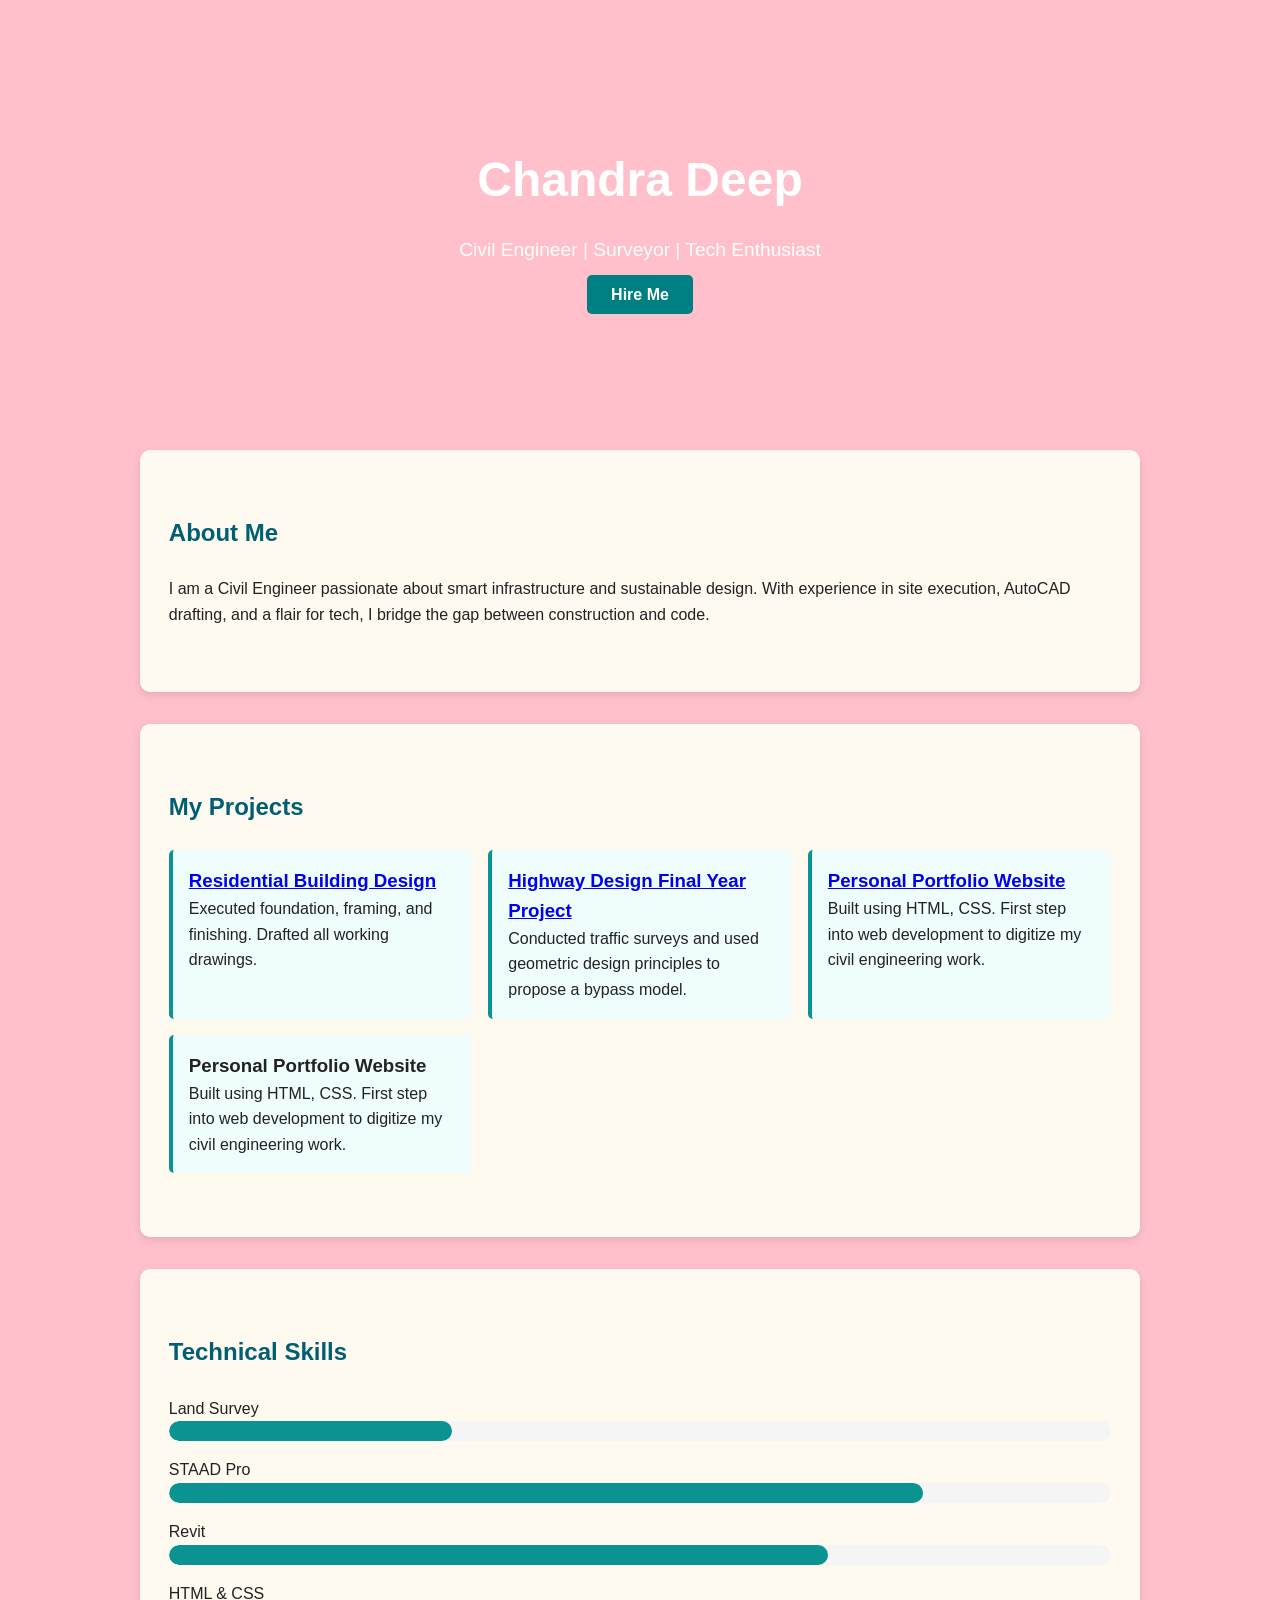
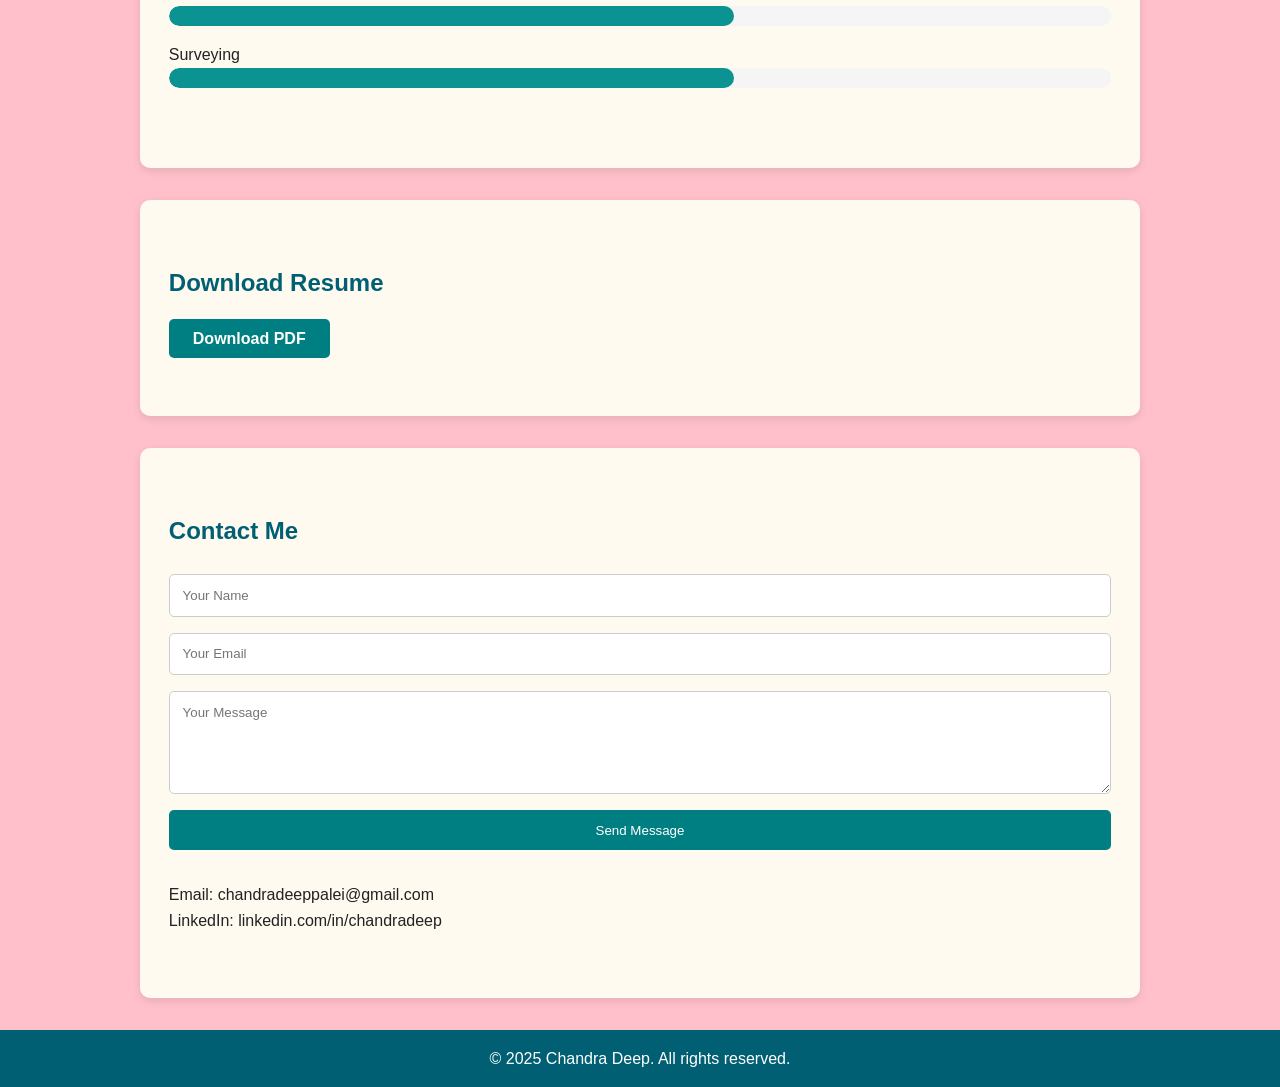
<file: Index.html>
<!DOCTYPE html>
<html lang="en">
<head>
  <meta charset="UTF-8" />
  <meta name="viewport" content="width=device-width, initial-scale=1.0"/>
  <title>Chandra Deep | Civil Engineer</title>
    <!-- AOS CSS -->
<link rel="stylesheet" href="https://unpkg.com/aos@2.3.1/dist/aos.css" />
  <link rel="stylesheet" href="style.css" />
</head>
<body>
  <header class="hero">
    <div class="hero-text">
      <h1>Chandra Deep</h1>
      <p>Civil Engineer | Surveyor | Tech Enthusiast</p>
      <a href="mail" class="btn">Hire Me</a>
    </div>
  </header>

  <section id="about" class="section">
    <h2>About Me</h2>
    <p>I am a Civil Engineer passionate about smart infrastructure and sustainable design. With experience in site execution, AutoCAD drafting, and a flair for tech, I bridge the gap between construction and code.</p>
  </section>

  <section id="projects" class="section">
    <h2>My Projects</h2>
    <div class="project-grid">
      <div class="card">
        <a href="/project_1.html"><h3>Residential Building Design</h3></a>
        <p>Executed foundation, framing, and finishing. Drafted all working drawings.</p>
      </div>
      <div class="card">
        <a href="/project_2.html"><h3>Highway Design Final Year Project</h3></a>
        <p>Conducted traffic surveys and used geometric design principles to propose a bypass model.</p>
      </div>
      <div class="card">
        <a href="/portfolio.html"><h3>Personal Portfolio Website</h3></a>
        <p>Built using HTML, CSS. First step into web development to digitize my civil engineering work.</p>
      </div>
      <div class="card">
        <h3>Personal Portfolio Website</h3>
        <p>Built using HTML, CSS. First step into web development to digitize my civil engineering work.</p>
      </div>
    </div>
  </section>
  
  <section id="skills" class="section">
    <h2>Technical Skills</h2>
    <div class="skills">
      <div class="skill">
        <label>Land Survey</label>
        <div class="bar"><div style="width: 30%"></div></div>
      </div>
      <div class="skill">
        <label>STAAD Pro</label>
        <div class="bar"><div style="width: 80%"></div></div>
      </div>
      <div class="skill">
        <label>Revit</label>
        <div class="bar"><div style="width: 70%"></div></div>
      </div>
      <div class="skill">
        <label>HTML & CSS</label>
        <div class="bar"><div style="width: 60%"></div></div>
      </div>
      <div class="skill">
        <label>Surveying</label>
        <div class="bar"><div style="width: 60%"></div></div>
      </div>
    </div>
  </section>

  <section id="resume" class="section">
    <h2>Download Resume</h2>
    <a href="Chandra Deep resume.pdf" download class="btn">Download PDF</a>
  </section>

  <section id="contact" class="section">
    <h2>Contact Me</h2>
    <form class="contact-form">
      <input type="text" placeholder="Your Name" required />
      <input type="email" placeholder="Your Email" required />
      <textarea rows="5" placeholder="Your Message" required></textarea>
      <button type="submit">Send Message</button>
    </form>
    <p>Email: chandradeeppalei@gmail.com</p>
    <p>LinkedIn: linkedin.com/in/chandradeep</p>
  </section>

  <footer>
    <p>&copy; 2025 Chandra Deep. All rights reserved.</p>
  </footer>
  <!-- AOS JS -->
<script src="https://unpkg.com/aos@2.3.1/dist/aos.js"></script>
<script>
  AOS.init({
    duration: 1000, // animation duration in ms
    offset: 120,    // offset (in px) from original trigger point
    once: true      // animation only once on scroll
  });
</script>
</body>
</html>
</file>
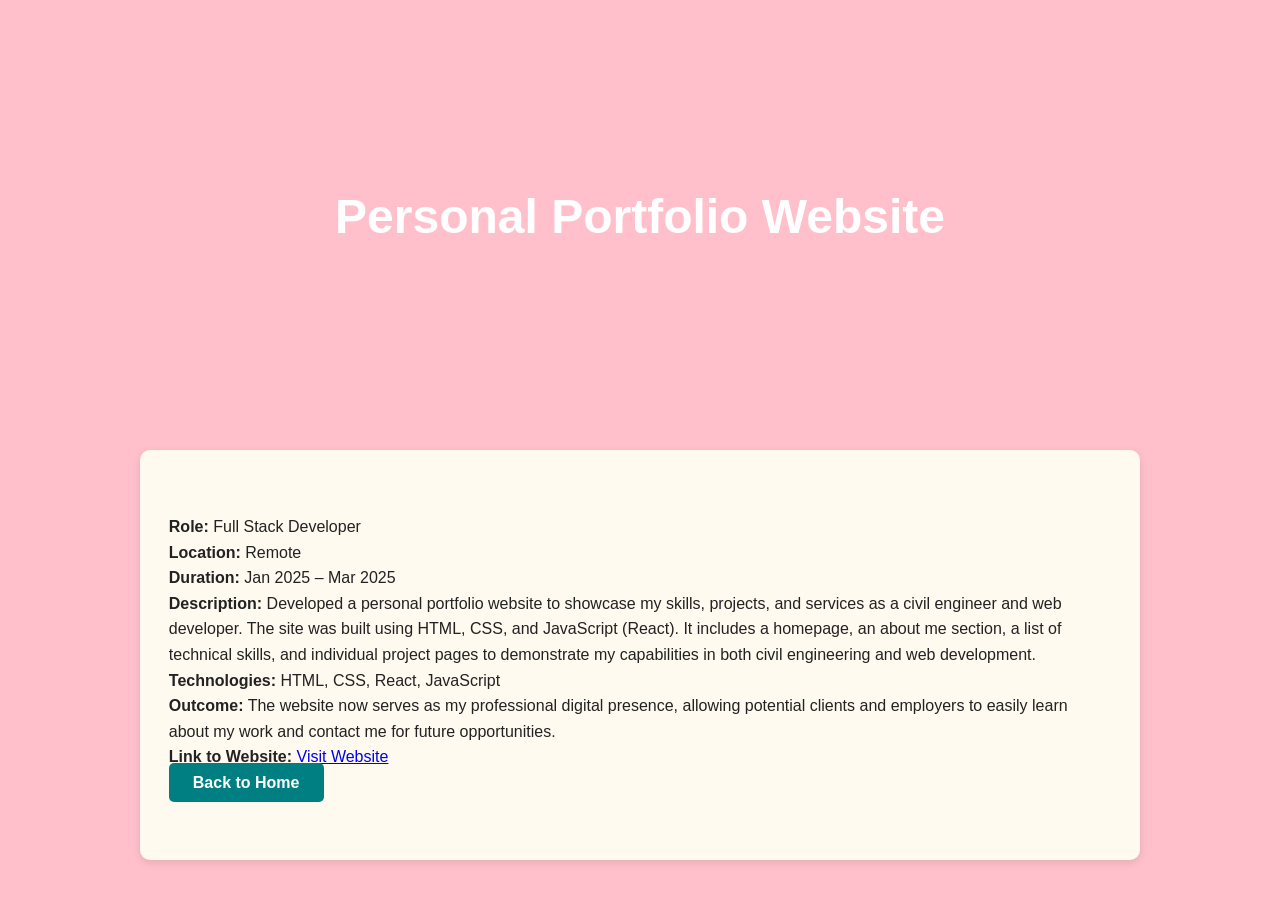
<file: portfolio.html>
<!DOCTYPE html>
<html lang="en">
<head>
  <meta charset="UTF-8" />
  <title>Personal Portfolio Website</title>
  <link rel="stylesheet" href="style.css" />
</head>
<body>
   <header class="hero_portfolio">
   <div class="hero-text">
     <h1>Personal Portfolio Website</h1>
     <p></p>
   </div>
 </header>
 
  <div class="section">
    
    <p><strong>Role:</strong> Full Stack Developer</p>
    <p><strong>Location:</strong> Remote</p>
    <p><strong>Duration:</strong> Jan 2025 – Mar 2025</p>
    <p><strong>Description:</strong> Developed a personal portfolio website to showcase my skills, projects, and services as a civil engineer and web developer. The site was built using HTML, CSS, and JavaScript (React). It includes a homepage, an about me section, a list of technical skills, and individual project pages to demonstrate my capabilities in both civil engineering and web development.</p>
    <p><strong>Technologies:</strong> HTML, CSS, React, JavaScript</p>
    <p><strong>Outcome:</strong> The website now serves as my professional digital presence, allowing potential clients and employers to easily learn about my work and contact me for future opportunities.</p>
    <p><strong>Link to Website:</strong> <a href="https://yourwebsite.com" target="_blank">Visit Website</a></p>
    <a href="index.html" class="btn">Back to Home</a>
  </div>
</body>
</html
</file>
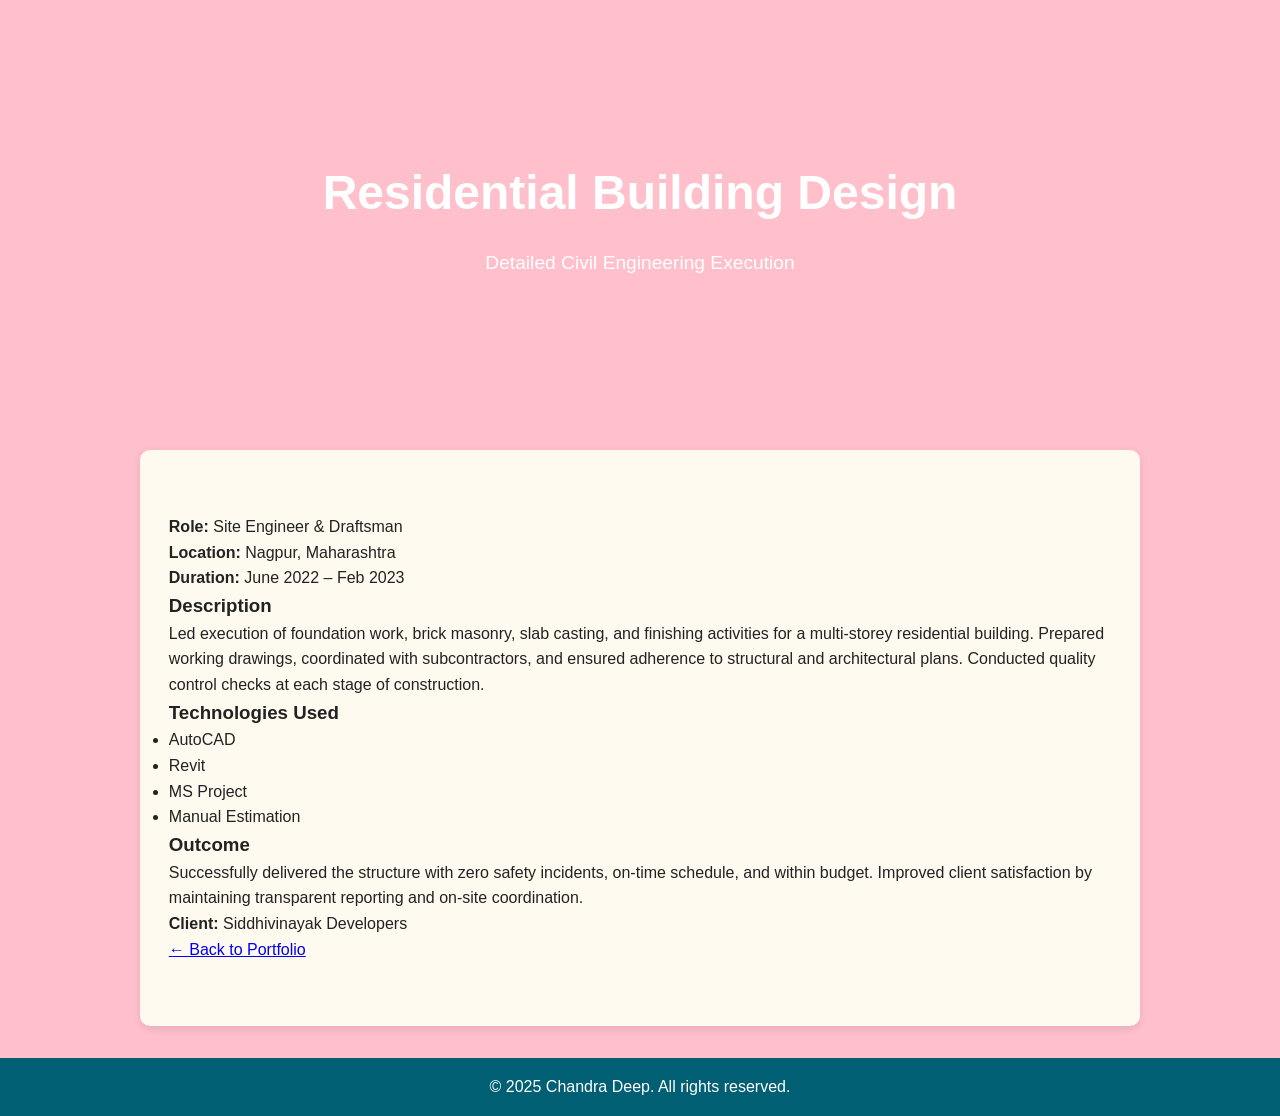
<file: project_1.html>
<!DOCTYPE html>
<html lang="en">
<head>
  <meta charset="UTF-8" />
  <title>Residential Building Design | Chandra Deep</title>
  <meta name="viewport" content="width=device-width, initial-scale=1.0"/>
  <link rel="stylesheet" href="style.css" />
</head>
<body>
  <header class="hero_building">
    <div class="hero-text">
      <h1>Residential Building Design</h1>
      <p>Detailed Civil Engineering Execution</p>
    </div>
  </header>

  <section class="section">
    <p><strong>Role:</strong> Site Engineer & Draftsman</p>
    <p><strong>Location:</strong> Nagpur, Maharashtra</p>
    <p><strong>Duration:</strong> June 2022 – Feb 2023</p>

    <h3>Description</h3>
    <p>Led execution of foundation work, brick masonry, slab casting, and finishing activities for a multi-storey residential building. Prepared working drawings, coordinated with subcontractors, and ensured adherence to structural and architectural plans. Conducted quality control checks at each stage of construction.</p>

    <h3>Technologies Used</h3>
    <ul>
      <li>AutoCAD</li>
      <li>Revit</li>
      <li>MS Project</li>
      <li>Manual Estimation</li>
    </ul>

    <h3>Outcome</h3>
    <p>Successfully delivered the structure with zero safety incidents, on-time schedule, and within budget. Improved client satisfaction by maintaining transparent reporting and on-site coordination.</p>

    <p><strong>Client:</strong> Siddhivinayak Developers</p>

    <a href="index.html" class="btn-back">← Back to Portfolio</a>
  </section>

  <footer>
    <p>&copy; 2025 Chandra Deep. All rights reserved.</p>
  </footer>
</body>
</html
</file>
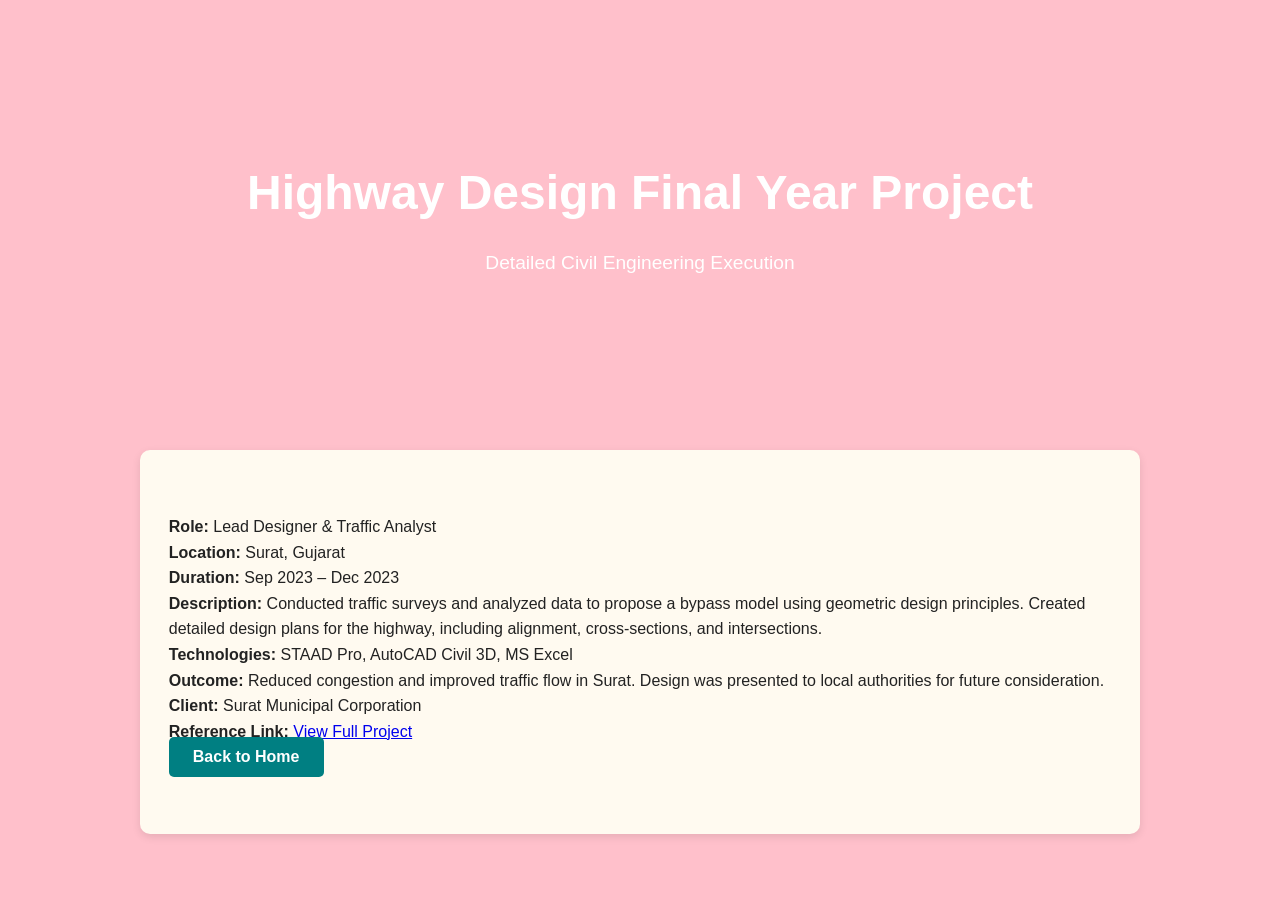
<file: project_2.html>
<!DOCTYPE html>
<html lang="en">
<head>
  <meta charset="UTF-8" />
  <title>Highway Design Final Year Project</title>
  <link rel="stylesheet" href="style.css" />
</head>
<body>
  <header class="hero_highway">
    <div class="hero-text">
      <h1>Highway Design Final Year Project</h1>
      <p>Detailed Civil Engineering Execution</p>
    </div>
  </header>

  <main class="section">
    <div class="project-details">
      <p><strong>Role:</strong> Lead Designer & Traffic Analyst</p>
      <p><strong>Location:</strong> Surat, Gujarat</p>
      <p><strong>Duration:</strong> Sep 2023 – Dec 2023</p>
      <p><strong>Description:</strong> Conducted traffic surveys and analyzed data to propose a bypass model using geometric design principles. Created detailed design plans for the highway, including alignment, cross-sections, and intersections.</p>
      <p><strong>Technologies:</strong> STAAD Pro, AutoCAD Civil 3D, MS Excel</p>
      <p><strong>Outcome:</strong> Reduced congestion and improved traffic flow in Surat. Design was presented to local authorities for future consideration.</p>
      <p><strong>Client:</strong> Surat Municipal Corporation</p>
      <p><strong>Reference Link:</strong> <a href="https://example.com" target="_blank">View Full Project</a></p>
    </div>

    <div class="home-btn">
      <a href="index.html" class="btn">Back to Home</a>
    </div>
  </main>
</body>
</html
</file>
<file: style.css>
* {
  box-sizing: border-box;
  margin: 0;
  padding: 0;
  font-family: "Segoe UI", sans-serif;
}

body {
  background: pink;
  color: #222;
  line-height: 1.6;
}

.hero {
  background: url('https://images.unsplash.com/photo-1626885930974-4b69aa21bbf9?q=80&w=1046&auto=format&fit=crop&ixlib=rb-4.0.3&ixid=M3wxMjA3fDB8MHxwaG90by1wYWdlfHx8fGVufDB8fHx8fA%3D%3D') no-repeat center center/cover;
  height: 50vh;
  display: flex;
  justify-content: center;
  align-items: center;
  color: white;
  text-align: center;
}
.hero_building {
  background: url('https://plus.unsplash.com/premium_photo-1682148932578-5566a9808f48?q=80&w=1170&auto=format&fit=crop&ixlib=rb-4.0.3&ixid=M3wxMjA3fDB8MHxwaG90by1wYWdlfHx8fGVufDB8fHx8fA%3D%3D') no-repeat center center/cover;
  height: 50vh;
  display: flex;
  justify-content: center;
  align-items: center;
  color: white;
  text-align: center;
}
.hero_highway {
  background: url('https://images.unsplash.com/photo-1503708928676-1cb796a0891e?q=80&w=1074&auto=format&fit=crop&ixlib=rb-4.0.3&ixid=M3wxMjA3fDB8MHxwaG90by1wYWdlfHx8fGVufDB8fHx8fA%3D%3D') no-repeat center center/cover;
  height: 50vh;
  display: flex;
  justify-content: center;
  align-items: center;
  color: white;
  text-align: center;
}
.hero_portfolio {
  background: url('https://images.unsplash.com/photo-1507238691740-187a5b1d37b8?q=80&w=1055&auto=format&fit=crop&ixlib=rb-4.0.3&ixid=M3wxMjA3fDB8MHxwaG90by1wYWdlfHx8fGVufDB8fHx8fA%3D%3D') no-repeat center center/cover;
  height: 50vh;
  display: flex;
  justify-content: center;
  align-items: center;
  color: white;
  text-align: center;
}
.hero-text h1 {
  font-size: 3rem;
  color: ;
}

.hero-text p {
  margin: 1rem 0;
  font-size: 1.2rem;
}

.btn {
  background: #007f82;
  color: white;
  padding: 0.7rem 1.5rem;
  border: none;
  border-radius: 5px;
  text-decoration: none;
  font-weight: bold;
  transition: background 0.3s ease;
}

.btn:hover {
  background: #005f60;
}

.section {
  padding: 4rem 1.8rem;
  max-width: 1000px;
  margin: auto;
  background: floralwhite;
  margin-bottom: 2rem;
  border-radius: 10px;
  box-shadow: 0 3px 8px rgba(0,0,0,0.1);
}

h2 {
  margin-bottom: 1.5rem;
  color: #005f73;
}

.skills .skill {
  margin-bottom: 1rem;
}

.skills label {
  display: block;
  margin-bottom: .orem;
}

.bar {
  background: whitesmoke;
  border-radius: 20px;
  overflow: hidden;
  height: 20px;
}

.bar div {
  height: 100%;
  background: #0a9390;
  border-radius: 20px;
}

.project-grid {
  display: grid;
  grid-template-columns: repeat(auto-fit, minmax(250px, 1fr));
  gap: 1rem;
}

.card {
  padding: 1rem;
  background: #f0fdfd;
  border-left: 4px solid #0a9396;
  border-radius: 5px;
}

.contact-form {
  display: flex;
  flex-direction: column;
  gap: 1rem;
  margin-bottom: 2rem;
}

.contact-form input,
.contact-form textarea {
  padding: 0.8rem;
  border: 1px solid #ccc;
  border-radius: 5px;
}

.contact-form button {
  background: #007f82;
  color: white;
  border: none;
  padding: 0.8rem;
  border-radius: 5px;
  cursor: pointer;
}

.contact-form button:hover {
  background: #005f60;
}

footer {
  background: #005f73;
  color: white;
  text-align: center;
  padding: 1rem;
</file>
